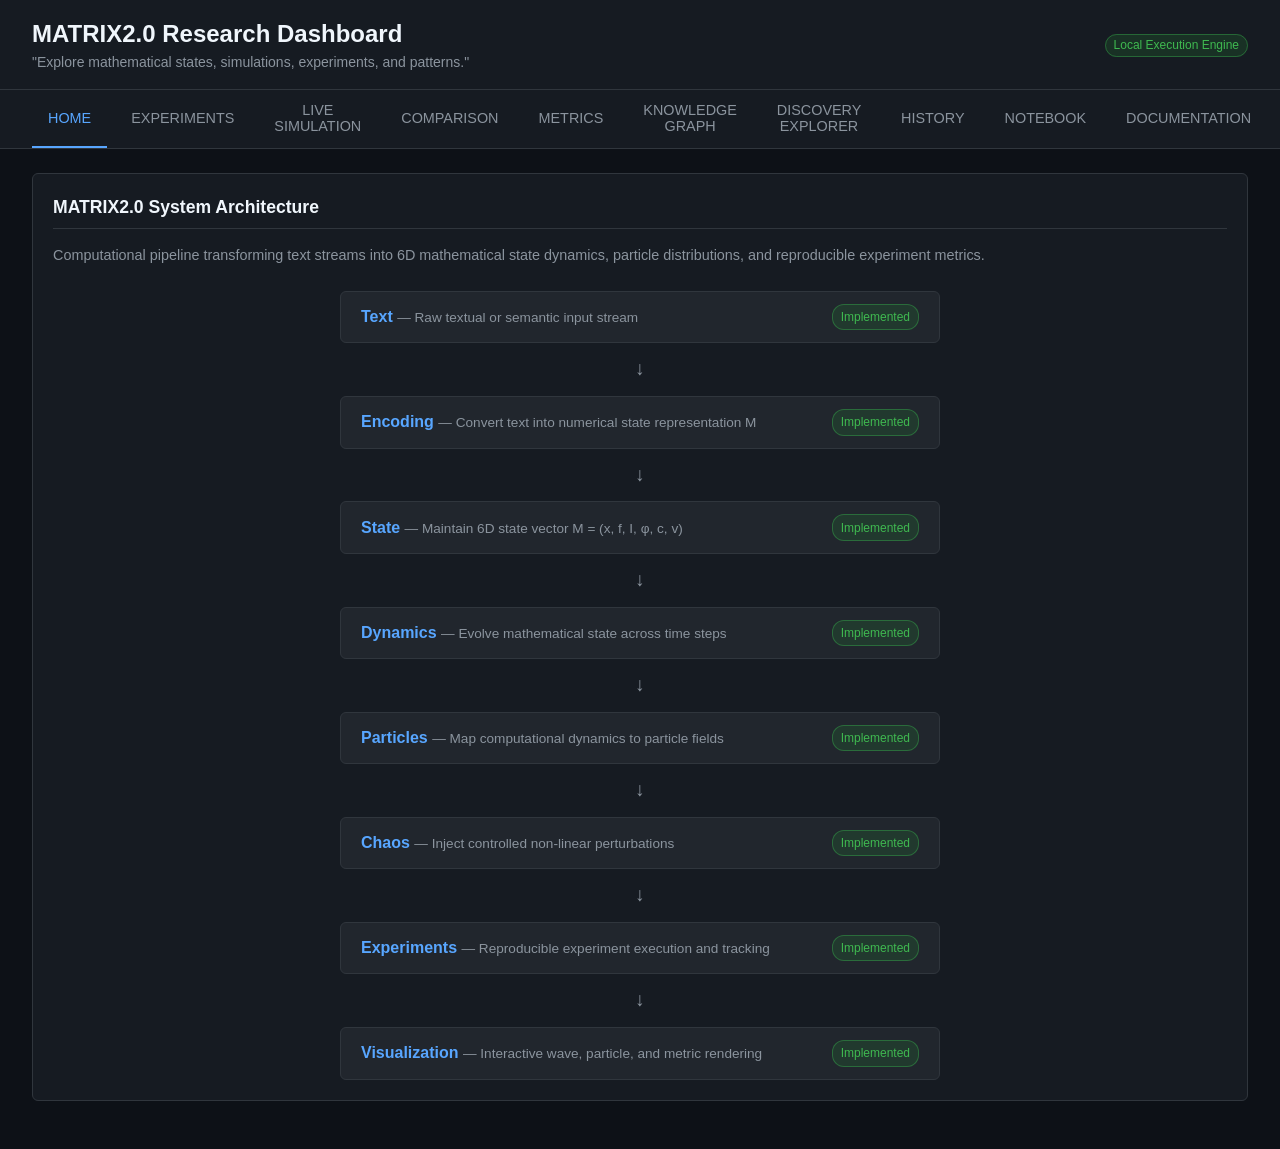
<file: dashboard/index.html>
<!DOCTYPE html>
<html lang="en">
<head>
    <meta charset="UTF-8">
    <meta name="viewport" content="width=device-width, initial-scale=1.0">
    <title>MATRIX2.0 Research Dashboard</title>
    <link rel="stylesheet" href="style.css">
</head>
<body>

    <!-- Header -->
    <header class="dashboard-header">
        <div class="header-title">
            <h1>MATRIX2.0 Research Dashboard</h1>
            <p>"Explore mathematical states, simulations, experiments, and patterns."</p>
        </div>
        <div class="header-badges">
            <span class="badge-status">Local Execution Engine</span>
        </div>
    </header>

    <!-- Navigation Tabs -->
    <nav class="nav-tabs">
        <button class="tab-btn active" onclick="switchTab('home')">HOME</button>
        <button class="tab-btn" onclick="switchTab('experiments')">EXPERIMENTS</button>
        <button class="tab-btn" onclick="switchTab('live-sim')">LIVE SIMULATION</button>
        <button class="tab-btn" onclick="switchTab('comparison')">COMPARISON</button>
        <button class="tab-btn" onclick="switchTab('metrics')">METRICS</button>
        <button class="tab-btn" onclick="switchTab('knowledge')">KNOWLEDGE GRAPH</button>
        <button class="tab-btn" onclick="switchTab('discovery')">DISCOVERY EXPLORER</button>
        <button class="tab-btn" onclick="switchTab('history')">HISTORY</button>
        <button class="tab-btn" onclick="switchTab('notebook')">NOTEBOOK</button>
        <button class="tab-btn" onclick="switchTab('docs')">DOCUMENTATION</button>
    </nav>

    <!-- Main Content Container -->
    <main class="container">

        <!-- HOME SECTION -->
        <section id="tab-home" class="tab-section active">
            <div class="panel-card">
                <h3>MATRIX2.0 System Architecture</h3>
                <p style="color: var(--text-muted); font-size: 0.9rem; margin-bottom: 1.5rem;">
                    Computational pipeline transforming text streams into 6D mathematical state dynamics, particle distributions, and reproducible experiment metrics.
                </p>
                <div class="architecture-flow" id="arch-flow">
                    <!-- Populated dynamically via app.js -->
                </div>
            </div>
        </section>

        <!-- LIVE SIMULATION SECTION -->
        <section id="tab-live-sim" class="tab-section">
            <div class="grid-2col">
                <!-- State Control Panel -->
                <div class="panel-card">
                    <h3>Live MATRIX State Inspector: M = (x, f, I, φ, c, v)</h3>
                    <div class="control-group">
                        <label>Value (x): <span id="val-x">1.00</span></label>
                        <input type="range" id="slider-x" min="0" max="5" step="0.1" value="1.0" oninput="updateState('x', this.value)">
                    </div>
                    <div class="control-group">
                        <label>Frequency (f): <span id="val-f">1.00</span></label>
                        <input type="range" id="slider-f" min="0.1" max="10" step="0.1" value="1.0" oninput="updateState('f', this.value)">
                    </div>
                    <div class="control-group">
                        <label>Intensity (I): <span id="val-I">1.00</span></label>
                        <input type="range" id="slider-I" min="0.1" max="5" step="0.1" value="1.0" oninput="updateState('I', this.value)">
                    </div>
                    <div class="control-group">
                        <label>Phase (φ): <span id="val-phi">0.00</span></label>
                        <input type="range" id="slider-phi" min="0" max="3.14159" step="0.05" value="0.0" oninput="updateState('phi', this.value)">
                    </div>
                    <div class="control-group">
                        <label>Chaos (c): <span id="val-c">0.10</span></label>
                        <input type="range" id="slider-c" min="0" max="1" step="0.01" value="0.1" oninput="updateState('c', this.value)">
                    </div>
                    <div class="control-group">
                        <label>Variation (v): <span id="val-v">0.10</span></label>
                        <input type="range" id="slider-v" min="0" max="1" step="0.01" value="0.1" oninput="updateState('v', this.value)">
                    </div>
                    <div style="display: flex; gap: 0.5rem; margin-top: 1rem;">
                        <button class="btn" id="btn-toggle-sim" onclick="toggleSim()">Start</button>
                        <button class="btn btn-secondary" onclick="resetSim()">Reset</button>
                    </div>
                </div>

                <!-- Wave Visualization -->
                <div class="panel-card">
                    <h3>Live Wave Visualization: W(t) = I sin(2πft + φ)</h3>
                    <canvas id="waveCanvas" width="600" height="300"></canvas>
                </div>
            </div>

            <!-- Particle Field Section -->
            <div class="panel-card">
                <h3>Computational Particle Visualization</h3>
                <div class="grid-2col">
                    <div>
                        <canvas id="particleCanvas" width="600" height="300"></canvas>
                    </div>
                    <div>
                        <div class="control-group">
                            <label>Particle Count: <span id="val-pcount">50</span></label>
                            <input type="range" id="slider-pcount" min="10" max="200" step="10" value="50" oninput="updateParticleConfig('count', this.value)">
                        </div>
                        <div class="control-group">
                            <label>Frequency Influence: <span id="val-finf">0.50</span></label>
                            <input type="range" id="slider-finf" min="0" max="1" step="0.05" value="0.5" oninput="updateParticleConfig('f_influence', this.value)">
                        </div>
                        <div class="control-group">
                            <label>Intensity Influence: <span id="val-Iinf">0.50</span></label>
                            <input type="range" id="slider-Iinf" min="0" max="1" step="0.05" value="0.5" oninput="updateParticleConfig('I_influence', this.value)">
                        </div>
                        <div class="control-group">
                            <label>Chaos Influence: <span id="val-cinf">0.50</span></label>
                            <input type="range" id="slider-cinf" min="0" max="1" step="0.05" value="0.5" oninput="updateParticleConfig('c_influence', this.value)">
                        </div>
                    </div>
                </div>
            </div>
        </section>

        <!-- EXPERIMENTS SECTION -->
        <section id="tab-experiments" class="tab-section">
            <div class="panel-card">
                <h3>Experiment Launcher</h3>
                <p style="color: var(--text-muted); font-size: 0.9rem; margin-bottom: 1rem;">
                    Execute deterministic experiment protocols from the Experiment Engine.
                </p>
                <div id="experiments-list"></div>
            </div>

            <div class="panel-card" id="experiment-result-card" style="display: none;">
                <h3>Experiment Result</h3>
                <div id="result-details"></div>
                <div style="margin-top: 1rem; display: flex; gap: 0.5rem;">
                    <button class="btn btn-secondary" onclick="exportCurrentResultJSON()">Export JSON</button>
                    <button class="btn" onclick="openCreateResearchRecordModal()">Create Research Record</button>
                </div>
            </div>

            <!-- Research Record Modal / Form -->
            <div class="panel-card" id="research-record-form" style="display: none;">
                <h3>Create Research Record</h3>
                <div class="notice-banner">
                    Separate observed measurements from personal hypothesis and interpretation.
                </div>
                <div class="control-group">
                    <label>Hypothesis:</label>
                    <input type="text" id="rr-hypothesis" placeholder="Enter your hypothesis...">
                </div>
                <div class="control-group">
                    <label>Interpretation:</label>
                    <textarea id="rr-interpretation" rows="3" placeholder="Interpret model results..."></textarea>
                </div>
                <div class="control-group">
                    <label>Conclusion:</label>
                    <textarea id="rr-conclusion" rows="3" placeholder="Formulate conclusion..."></textarea>
                </div>
                <button class="btn" onclick="submitResearchRecord()">Save Research Record</button>
            </div>
        </section>

        <!-- COMPARISON SECTION -->
        <section id="tab-comparison" class="tab-section">
            <div class="panel-card">
                <h3>Experiment Comparison</h3>
                <div class="warning-banner">
                    Comparison describes differences between model outputs; it does not establish physical causation.
                </div>
                <div class="grid-2col" style="margin-bottom: 1rem;">
                    <div>
                        <label>Select Experiment A:</label>
                        <select id="select-exp-a" onchange="runComparison()"></select>
                    </div>
                    <div>
                        <label>Select Experiment B:</label>
                        <select id="select-exp-b" onchange="runComparison()"></select>
                    </div>
                </div>
                <div id="comparison-output"></div>
            </div>
        </section>

        <!-- METRICS SECTION -->
        <section id="tab-metrics" class="tab-section">
            <div class="panel-card">
                <h3>Experiment Metrics Visualization</h3>
                <canvas id="metricsCanvas" width="800" height="350"></canvas>
            </div>
        </section>

        <!-- KNOWLEDGE GRAPH SECTION -->
        <section id="tab-knowledge" class="tab-section">
            <div class="panel-card">
                <h3>System Knowledge Graph</h3>
                <p style="color: var(--text-muted); font-size: 0.9rem; margin-bottom: 1rem;">
                    Interactive visualization of concepts, parameters, states, experiments, and relationships.
                </p>
                <canvas id="knowledgeCanvas" width="800" height="400"></canvas>
            </div>
        </section>

        <!-- DISCOVERY EXPLORER SECTION -->
        <section id="tab-discovery" class="tab-section">
            <div class="panel-card">
                <h3>Discovery Explorer</h3>
                <div class="warning-banner">
                    Discovery within the MATRIX2.0 model — does not establish physical universe laws.
                </div>
                <div id="discovery-cards-list">
                    <div class="panel-card" style="background-color: var(--bg-tertiary);">
                        <h4>Monotonic Energy Scaling Pattern</h4>
                        <p style="font-size: 0.85rem; color: var(--text-muted); margin-top: 0.25rem;">
                            Discovered pattern: Monotonic increase in mean energy observed as frequency parameter increases.
                        </p>
                        <div style="font-size: 0.8rem; font-family: var(--font-mono); margin-top: 0.5rem; color: var(--accent-blue);">
                            Confidence Score: 0.80 | Reproducible: Seed 42
                        </div>
                    </div>
                </div>
            </div>
        </section>

        <!-- HISTORY SECTION -->
        <section id="tab-history" class="tab-section">
            <div class="panel-card">
                <div style="display: flex; justify-content: space-between; align-items: center;">
                    <h3>Experiment History</h3>
                    <button class="btn btn-danger" onclick="clearHistory()">Clear All History</button>
                </div>
                <div id="history-list" style="margin-top: 1rem;"></div>
            </div>
        </section>

        <!-- NOTEBOOK SECTION -->
        <section id="tab-notebook" class="tab-section">
            <div class="panel-card">
                <h3>Research Notebook</h3>
                <div class="warning-banner">
                    Observations are model-dependent and should not be treated as established physical facts.
                </div>
                <div class="control-group">
                    <label>Title:</label>
                    <input type="text" id="note-title" placeholder="Note Title...">
                </div>
                <div class="control-group">
                    <label>Hypothesis:</label>
                    <input type="text" id="note-hypothesis" placeholder="Hypothesis statement...">
                </div>
                <div class="control-group">
                    <label>Experiment protocol / ID:</label>
                    <input type="text" id="note-experiment" placeholder="Associated experiment...">
                </div>
                <div class="control-group">
                    <label>Observation:</label>
                    <textarea id="note-observation" rows="2" placeholder="Record model observations..."></textarea>
                </div>
                <div class="control-group">
                    <label>Interpretation:</label>
                    <textarea id="note-interpretation" rows="2" placeholder="Record interpretation..."></textarea>
                </div>
                <div class="control-group">
                    <label>Conclusion:</label>
                    <textarea id="note-conclusion" rows="2" placeholder="Conclusion..."></textarea>
                </div>
                <button class="btn" onclick="saveNotebookNote()">Save Note</button>
            </div>

            <div class="panel-card">
                <h3>Notebook Entries</h3>
                <div id="notebook-entries-list"></div>
            </div>
        </section>

        <!-- DOCUMENTATION SECTION -->
        <section id="tab-docs" class="tab-section">
            <div class="panel-card">
                <h3>MATRIX2.0 Scientific Method & Architecture</h3>
                <pre>
1. Define a question.
2. Define a hypothesis.
3. Define variables.
4. Configure experiment.
5. Run reproducibly.
6. Measure outputs.
7. Compare results.
8. Record observations.
9. Separate interpretation from evidence.
10. Repeat and validate.

"Simulation output is evidence about the model, not automatically evidence about the physical universe."
                </pre>
            </div>
        </section>

    </main>

    <!-- Scripts -->
    <script src="dashboard_state.js"></script>
    <script src="visualization_view.js"></script>
    <script src="experiment_view.js"></script>
    <script src="comparison_view.js"></script>
    <script src="metrics_view.js"></script>
    <script src="knowledge_view.js"></script>
    <script src="notebook.js"></script>
    <script src="app.js"></script>
</body>
</html>
</file>
<file: dashboard/style.css>
/* MATRIX2.0 Research Dashboard Stylesheet */

:root {
    --bg-primary: #0d1117;
    --bg-secondary: #161b22;
    --bg-tertiary: #21262d;
    --border-color: #30363d;
    --text-primary: #c9d1d9;
    --text-muted: #8b949e;
    --text-heading: #f0f6fc;
    --accent-blue: #58a6ff;
    --accent-green: #238636;
    --accent-green-hover: #2ea043;
    --accent-purple: #bc8cff;
    --accent-amber: #d29922;
    --font-mono: SFMono-Regular, Consolas, "Liberation Mono", Menlo, monospace;
    --font-sans: -apple-system, BlinkMacSystemFont, "Segoe UI", Helvetica, Arial, sans-serif;
}

* {
    box-sizing: border-box;
    margin: 0;
    padding: 0;
}

body {
    background-color: var(--bg-primary);
    color: var(--text-primary);
    font-family: var(--font-sans);
    line-height: 1.5;
    padding: 0;
    margin: 0;
}

/* Header */
.dashboard-header {
    background-color: var(--bg-secondary);
    border-bottom: 1px solid var(--border-color);
    padding: 1rem 2rem;
    display: flex;
    justify-content: space-between;
    align-items: center;
}

.header-title h1 {
    color: var(--text-heading);
    font-size: 1.5rem;
    font-weight: 600;
}

.header-title p {
    color: var(--text-muted);
    font-size: 0.875rem;
}

/* Navigation Tabs */
.nav-tabs {
    display: flex;
    background-color: var(--bg-secondary);
    border-bottom: 1px solid var(--border-color);
    padding: 0 2rem;
    gap: 0.5rem;
}

.tab-btn {
    background: none;
    border: none;
    color: var(--text-muted);
    padding: 0.75rem 1rem;
    font-size: 0.9rem;
    font-weight: 500;
    cursor: pointer;
    border-bottom: 2px solid transparent;
    transition: all 0.2s ease;
}

.tab-btn:hover {
    color: var(--text-primary);
}

.tab-btn.active {
    color: var(--accent-blue);
    border-bottom-color: var(--accent-blue);
}

/* Container */
.container {
    padding: 1.5rem 2rem;
    max-width: 1400px;
    margin: 0 auto;
}

/* Section visibility */
.tab-section {
    display: none;
}

.tab-section.active {
    display: block;
}

/* Grid & Layouts */
.grid-2col {
    display: grid;
    grid-template-columns: 1fr 1fr;
    gap: 1.5rem;
}

.grid-3col {
    display: grid;
    grid-template-columns: repeat(3, 1fr);
    gap: 1.5rem;
}

/* Cards & Panels */
.panel-card {
    background-color: var(--bg-secondary);
    border: 1px solid var(--border-color);
    border-radius: 6px;
    padding: 1.25rem;
    margin-bottom: 1.5rem;
}

.panel-card h3 {
    color: var(--text-heading);
    font-size: 1.1rem;
    margin-bottom: 1rem;
    border-bottom: 1px solid var(--border-color);
    padding-bottom: 0.5rem;
}

/* Architecture Flow */
.architecture-flow {
    display: flex;
    flex-direction: column;
    gap: 0.75rem;
    align-items: center;
}

.flow-step {
    background-color: var(--bg-tertiary);
    border: 1px solid var(--border-color);
    border-radius: 6px;
    padding: 0.75rem 1.25rem;
    width: 100%;
    max-width: 600px;
    display: flex;
    justify-content: space-between;
    align-items: center;
}

.flow-step-name {
    font-weight: 600;
    color: var(--accent-blue);
}

.flow-step-purpose {
    font-size: 0.85rem;
    color: var(--text-muted);
}

.flow-arrow {
    color: var(--text-muted);
    font-size: 1.2rem;
}

.badge-status {
    background-color: rgba(35, 134, 54, 0.2);
    color: #3fb950;
    border: 1px solid rgba(59, 185, 80, 0.4);
    padding: 0.2rem 0.5rem;
    border-radius: 12px;
    font-size: 0.75rem;
}

/* Controls & Forms */
.control-group {
    margin-bottom: 1rem;
}

.control-group label {
    display: block;
    font-size: 0.85rem;
    color: var(--text-muted);
    margin-bottom: 0.25rem;
}

.control-group input[type="range"],
.control-group input[type="number"],
.control-group select,
.control-group textarea {
    width: 100%;
    background-color: var(--bg-tertiary);
    border: 1px solid var(--border-color);
    color: var(--text-primary);
    padding: 0.5rem;
    border-radius: 4px;
    font-family: var(--font-sans);
}

.btn {
    background-color: var(--accent-green);
    color: #ffffff;
    border: none;
    padding: 0.5rem 1rem;
    border-radius: 6px;
    font-weight: 500;
    cursor: pointer;
    transition: background-color 0.2s ease;
}

.btn:hover {
    background-color: var(--accent-green-hover);
}

.btn-secondary {
    background-color: var(--bg-tertiary);
    border: 1px solid var(--border-color);
    color: var(--text-primary);
}

.btn-secondary:hover {
    background-color: var(--border-color);
}

.btn-danger {
    background-color: #da3633;
    color: #ffffff;
}

/* Canvas styling */
canvas {
    background-color: var(--bg-primary);
    border: 1px solid var(--border-color);
    border-radius: 4px;
    width: 100%;
    height: auto;
    display: block;
}

/* Tables */
.data-table {
    width: 100%;
    border-collapse: collapse;
    margin-top: 1rem;
}

.data-table th, .data-table td {
    padding: 0.6rem 0.8rem;
    text-align: left;
    border-bottom: 1px solid var(--border-color);
    font-size: 0.85rem;
}

.data-table th {
    background-color: var(--bg-tertiary);
    color: var(--text-heading);
}

/* Warnings & Banners */
.warning-banner {
    background-color: rgba(210, 153, 34, 0.15);
    border: 1px solid var(--accent-amber);
    color: #e3b341;
    padding: 0.75rem 1rem;
    border-radius: 6px;
    margin-bottom: 1rem;
    font-size: 0.85rem;
}

.notice-banner {
    background-color: rgba(88, 166, 255, 0.15);
    border: 1px solid var(--accent-blue);
    color: var(--accent-blue);
    padding: 0.75rem 1rem;
    border-radius: 6px;
    margin-bottom: 1rem;
    font-size: 0.85rem;
}

pre {
    background-color: var(--bg-primary);
    border: 1px solid var(--border-color);
    padding: 1rem;
    border-radius: 4px;
    font-family: var(--font-mono);
    font-size: 0.85rem;
    overflow-x: auto;
}
</file>
